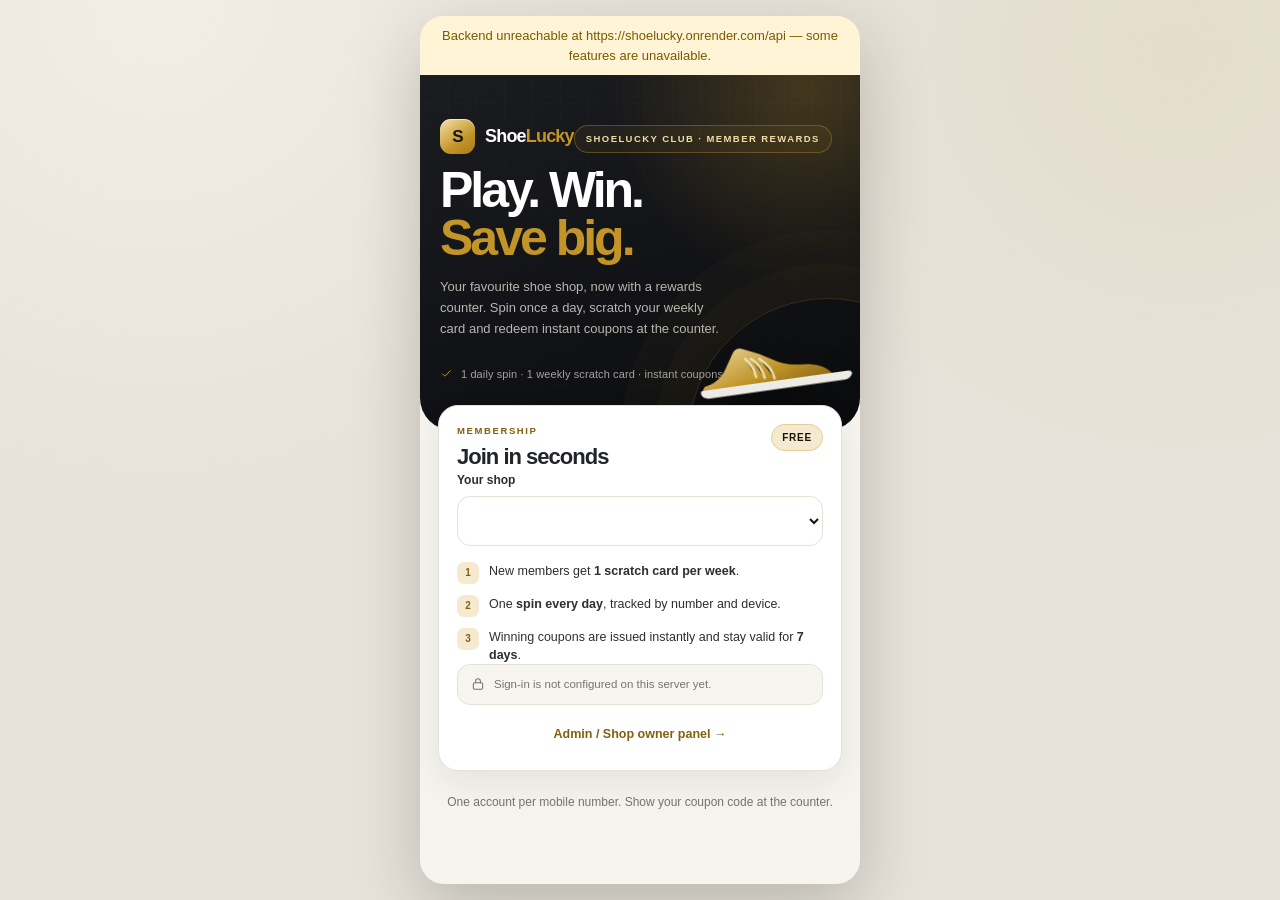
<file: index.html>
<!doctype html>
<html lang="en">
<head>
  <meta charset="utf-8" />
  <meta name="viewport" content="width=device-width, initial-scale=1, viewport-fit=cover" />
  <meta name="theme-color" content="#101114" />
  <meta name="color-scheme" content="light" />
  <meta name="description" content="ShoeLucky — daily spin, scratch cards and instant shoe shop rewards." />
  <title>ShoeLucky — Play. Win. Save.</title>
  <link rel="icon" href="data:image/svg+xml,%3Csvg xmlns='http://www.w3.org/2000/svg' viewBox='0 0 64 64'%3E%3Crect width='64' height='64' rx='16' fill='%23101114'/%3E%3Cpath d='M11 43c7-1 11-5 14-12l5-10 8 7 9 4c5 2 8 4 9 8 1 4-2 6-6 6H14c-5 0-6-2-3-3z' fill='none' stroke='%23c99b2b' stroke-width='3' stroke-linejoin='round'/%3E%3C/svg%3E" />
  <!-- Bootstrap (local copy) first, then our theme on top -->
  <link rel="stylesheet" href="/assets/vendor/bootstrap.min.css" />
  <link rel="stylesheet" href="/assets/styles/app.css" />
</head>
<body>
  <div id="app" class="app container-fluid p-0"></div>
  <div id="toast" class="toast" aria-live="assertive"></div>
  <div id="sheet" class="sheet" aria-hidden="true"></div>
  <script src="/assets/vendor/bootstrap.bundle.min.js"></script>
  <script src="/assets/js/app.js"></script>
</body>
</html>
</file>
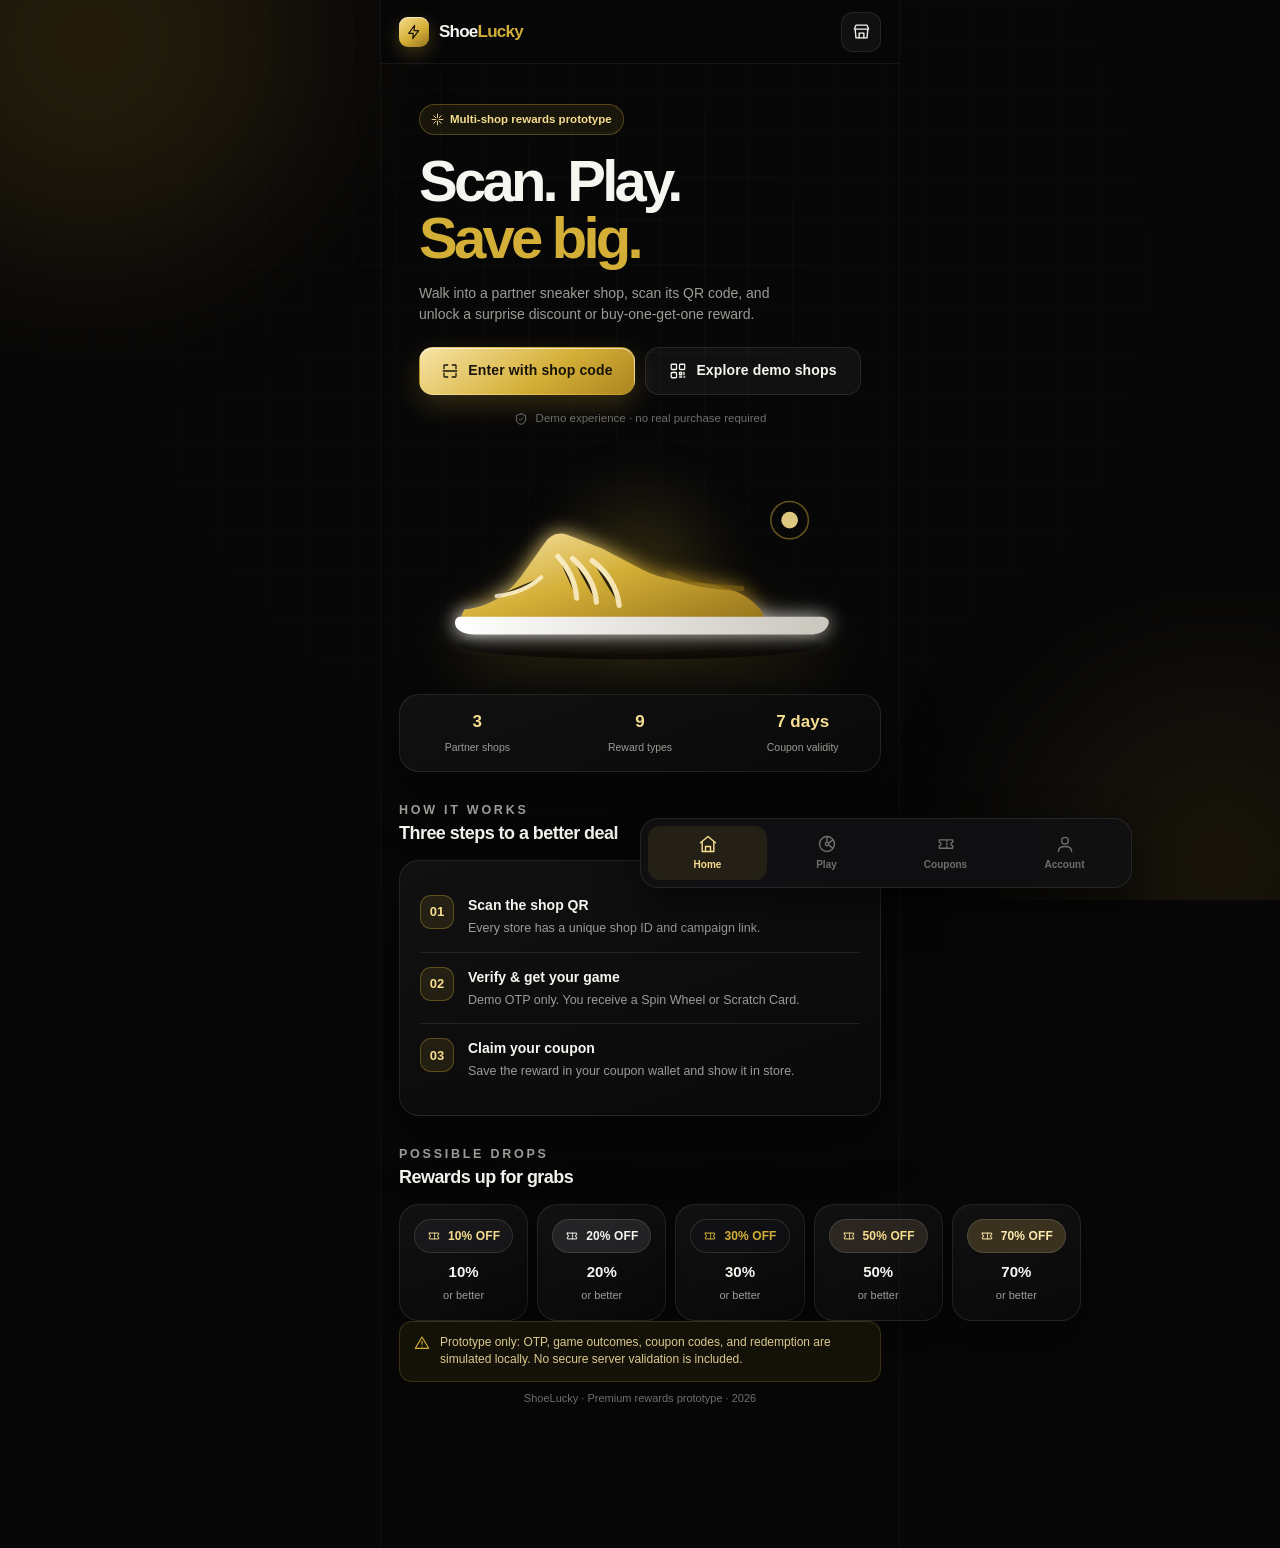
<file: legacy-v1/index.html>
<!doctype html>
<html lang="en">
  <head>
    <meta charset="utf-8" />
    <meta name="viewport" content="width=device-width, initial-scale=1, viewport-fit=cover" />
    <meta name="theme-color" content="#070708" />
    <meta name="description" content="ShoeLucky — scan a shop QR, play a demo game, and unlock a sneaker reward." />
    <title>ShoeLucky — Scan. Play. Save.</title>
    <link rel="icon" href="data:image/svg+xml,%3Csvg xmlns='http://www.w3.org/2000/svg' viewBox='0 0 64 64'%3E%3Crect width='64' height='64' rx='16' fill='%23070708'/%3E%3Cpath d='M12 42c6-1 9-4 12-10l5-9 7 6 8 4c4 2 7 3 9 7 1 3-1 6-5 6H15c-4 0-5-3-3-4z' fill='none' stroke='%23d4af37' stroke-width='3' stroke-linejoin='round'/%3E%3Ccircle cx='43' cy='23' r='4' fill='%23f6dd8f'/%3E%3C/svg%3E" />
    <link rel="stylesheet" href="css/styles.css" />
  </head>
  <body>
    <div class="ambient" aria-hidden="true">
      <span class="ambient__orb ambient__orb--one"></span>
      <span class="ambient__orb ambient__orb--two"></span>
      <span class="ambient__grid"></span>
    </div>

    <main id="app" class="app" aria-live="polite"></main>

    <div id="toast-root" class="toast-root" aria-live="assertive" aria-atomic="true"></div>
    <div id="modal-root" class="modal-root" aria-hidden="true"></div>

    <script src="js/data.js"></script>
    <script src="js/core.js"></script>
    <script src="js/ui.js"></script>
    <script src="js/customer.js"></script>
    <script src="js/admin.js"></script>
    <script src="js/app.js"></script>
  </body>
</html>
</file>
<file: legacy-v1/css/styles.css>
/* ShoeLucky prototype — premium black / white / gold system. */
:root {
  --bg: #070708;
  --bg-2: #0c0c0e;
  --panel: #131316;
  --panel-2: #18181c;
  --panel-3: #202024;
  --gold: #d4af37;
  --gold-light: #f6dd8f;
  --gold-deep: #94731e;
  --text: #f7f5ef;
  --muted: #9d9b95;
  --muted-2: #6f6e6a;
  --line: rgba(255, 255, 255, 0.09);
  --line-gold: rgba(212, 175, 55, 0.32);
  --success: #63d69a;
  --danger: #ff7777;
  --warning: #f5c76a;
  --info: #8fb7ff;
  --radius: 20px;
  --radius-sm: 13px;
  --shadow: 0 22px 60px rgba(0, 0, 0, 0.45);
  --shadow-gold: 0 18px 46px rgba(212, 175, 55, 0.16);
  --ease: cubic-bezier(0.22, 1, 0.36, 1);
  --customer-w: 520px;
}

* { box-sizing: border-box; }
html, body { margin: 0; min-height: 100%; }
html { -webkit-text-size-adjust: 100%; }
body {
  background: var(--bg);
  color: var(--text);
  font-family: "Inter", "SF Pro Display", -apple-system, BlinkMacSystemFont, "Segoe UI", Roboto, Helvetica, Arial, sans-serif;
  font-size: 15px;
  line-height: 1.5;
  -webkit-font-smoothing: antialiased;
  overflow-x: hidden;
}
button, input, select, textarea { font: inherit; }
button { cursor: pointer; }
a { color: inherit; text-decoration: none; }
svg { display: block; }
::selection { background: var(--gold); color: #111; }

.ambient { position: fixed; inset: 0; z-index: -1; overflow: hidden; pointer-events: none; }
.ambient__orb { position: absolute; border-radius: 50%; filter: blur(90px); opacity: 0.22; }
.ambient__orb--one { width: 420px; height: 420px; top: -170px; left: -120px; background: #8a6b1d; }
.ambient__orb--two { width: 360px; height: 360px; bottom: -140px; right: -120px; background: #5c4a1a; }
.ambient__grid {
  position: absolute; inset: 0;
  background-image: linear-gradient(rgba(255,255,255,.025) 1px, transparent 1px), linear-gradient(90deg, rgba(255,255,255,.025) 1px, transparent 1px);
  background-size: 44px 44px;
  mask-image: radial-gradient(circle at 50% 30%, #000 0%, transparent 75%);
}

.app { position: relative; min-height: 100vh; }
.app--customer { max-width: var(--customer-w); margin: 0 auto; border-inline: 1px solid rgba(255,255,255,.045); }
.app--admin { max-width: 1440px; margin: 0 auto; }

/* ---------- Shared primitives ---------- */
.icon { flex: 0 0 auto; }
.eyebrow { margin: 0 0 6px; color: var(--gold); font-size: 10px; font-weight: 800; letter-spacing: .22em; text-transform: uppercase; }
.muted { color: var(--muted); }
.center { text-align: center; }
.gold { color: var(--gold-light); }
.mono { font-family: ui-monospace, SFMono-Regular, Menlo, Consolas, monospace; letter-spacing: .04em; }
.hidden { display: none !important; }

.logo { display: inline-flex; align-items: center; gap: 10px; }
.logo__mark {
  width: 34px; height: 34px; display: grid; place-items: center; color: #15120a;
  border-radius: 11px; background: linear-gradient(145deg, var(--gold-light), var(--gold) 55%, var(--gold-deep));
  box-shadow: 0 6px 18px rgba(212,175,55,.28), inset 0 1px 0 rgba(255,255,255,.6);
}
.logo__type { font-size: 19px; font-weight: 850; letter-spacing: -.045em; }
.logo__type span { color: var(--gold); }
.logo--compact .logo__mark { width: 30px; height: 30px; border-radius: 9px; }
.logo--compact .logo__type { font-size: 17px; }

.btn {
  display: inline-flex; align-items: center; justify-content: center; gap: 9px;
  min-height: 48px; padding: 0 20px; border: 1px solid transparent; border-radius: 14px;
  font-weight: 750; font-size: 14px; letter-spacing: .01em;
  transition: transform .2s var(--ease), box-shadow .2s var(--ease), background .2s, border-color .2s, opacity .2s;
}
.btn:active { transform: scale(.97); }
.btn:disabled { opacity: .5; cursor: not-allowed; transform: none; }
.btn-gold { color: #17130a; background: linear-gradient(145deg, #f8e4a6, var(--gold) 58%, #ac851f); box-shadow: 0 10px 28px rgba(212,175,55,.22), inset 0 1px 0 rgba(255,255,255,.65); }
.btn-gold:hover:not(:disabled) { box-shadow: 0 14px 34px rgba(212,175,55,.34), inset 0 1px 0 rgba(255,255,255,.7); transform: translateY(-2px); }
.btn-ghost { color: var(--text); background: rgba(255,255,255,.045); border-color: var(--line); }
.btn-ghost:hover { background: rgba(255,255,255,.08); border-color: rgba(255,255,255,.16); }
.btn-outline-gold { color: var(--gold-light); background: transparent; border-color: var(--line-gold); }
.btn-outline-gold:hover { background: rgba(212,175,55,.09); }
.btn-danger { color: #2a0d0d; background: linear-gradient(145deg, #ffb0b0, #ff7777); }
.btn-sm { min-height: 38px; padding: 0 13px; font-size: 12.5px; border-radius: 11px; }
.btn-block { width: 100%; }
.icon-btn { width: 40px; height: 40px; display: grid; place-items: center; border-radius: 12px; color: var(--text); background: rgba(255,255,255,.045); border: 1px solid var(--line); transition: background .2s, transform .2s; }
.icon-btn:hover { background: rgba(255,255,255,.09); }
.icon-btn:active { transform: scale(.94); }
.text-btn { display: inline-flex; align-items: center; gap: 8px; padding: 8px 0; color: var(--muted); background: none; border: 0; font-size: 13px; font-weight: 650; }
.text-btn:hover { color: var(--gold-light); }

.card { background: linear-gradient(160deg, rgba(255,255,255,.045), rgba(255,255,255,.012)); border: 1px solid var(--line); border-radius: var(--radius); box-shadow: var(--shadow); }
.card--gold { border-color: var(--line-gold); background: linear-gradient(155deg, rgba(212,175,55,.12), rgba(255,255,255,.015) 55%); }
.pad { padding: 20px; }
.screen { padding: 18px 18px 108px; min-height: 100vh; }
.screen--tight { padding-bottom: 40px; }

.field { margin-bottom: 16px; }
.field__label { display: block; margin-bottom: 8px; color: var(--muted); font-size: 12px; font-weight: 700; letter-spacing: .02em; }
.input, .select {
  width: 100%; min-height: 50px; padding: 0 15px; color: var(--text); background: rgba(255,255,255,.045);
  border: 1px solid var(--line); border-radius: 13px; outline: none; transition: border .2s, box-shadow .2s, background .2s;
}
.input:focus, .select:focus { border-color: var(--line-gold); box-shadow: 0 0 0 3px rgba(212,175,55,.09); background: rgba(255,255,255,.065); }
.input::placeholder { color: var(--muted-2); }
.select { appearance: none; background-image: url("data:image/svg+xml,%3Csvg xmlns='http://www.w3.org/2000/svg' width='16' height='16' viewBox='0 0 24 24' fill='none' stroke='%239d9b95' stroke-width='2'%3E%3Cpath d='m6 9 6 6 6-6'/%3E%3C/svg%3E"); background-repeat: no-repeat; background-position: right 14px center; padding-right: 40px; }
.select option { background: #17171a; }
.input-row { display: flex; gap: 10px; }
.input-prefix { min-width: 78px; display: grid; place-items: center; color: var(--gold-light); background: rgba(212,175,55,.08); border: 1px solid var(--line-gold); border-radius: 13px; font-weight: 750; }

.chip { display: inline-flex; align-items: center; gap: 6px; padding: 6px 11px; border-radius: 999px; border: 1px solid var(--line); background: rgba(255,255,255,.04); color: var(--muted); font-size: 11.5px; font-weight: 700; }
.chip--gold { color: var(--gold-light); border-color: var(--line-gold); background: rgba(212,175,55,.09); }
.chip-row { display: flex; flex-wrap: wrap; gap: 8px; }

.demo-notice { display: flex; align-items: flex-start; gap: 10px; padding: 12px 14px; border-radius: 13px; color: #d9c98f; background: rgba(212,175,55,.075); border: 1px solid rgba(212,175,55,.2); font-size: 12px; line-height: 1.45; }
.demo-notice svg { margin-top: 1px; color: var(--gold); }
.demo-notice--strong { color: #f0d9a0; background: rgba(212,175,55,.12); }

.reward-pill { display: inline-flex; align-items: center; gap: 7px; padding: 7px 12px; border-radius: 999px; background: var(--pill-bg, #18181b); color: var(--pill-fg, var(--gold-light)); border: 1px solid rgba(255,255,255,.12); font-size: 12px; font-weight: 800; letter-spacing: .01em; white-space: nowrap; }
.reward-pill--large { padding: 10px 16px; font-size: 14px; }
.status-pill { display: inline-flex; align-items: center; padding: 4px 10px; border-radius: 999px; font-size: 10.5px; font-weight: 800; text-transform: uppercase; letter-spacing: .07em; border: 1px solid var(--line); color: var(--muted); background: rgba(255,255,255,.04); }
.status-pill--active, .status-pill--redeemed, .status-pill--super_admin { color: var(--success); border-color: rgba(99,214,154,.28); background: rgba(99,214,154,.09); }
.status-pill--expired, .status-pill--paused { color: var(--warning); border-color: rgba(245,199,106,.25); background: rgba(245,199,106,.08); }
.status-pill--draft { color: var(--info); border-color: rgba(143,183,255,.25); background: rgba(143,183,255,.08); }
.status-pill--shop_owner { color: var(--gold-light); border-color: var(--line-gold); background: rgba(212,175,55,.08); }

.avatar { width: 36px; height: 36px; flex: 0 0 auto; display: grid; place-items: center; border-radius: 12px; background: linear-gradient(145deg, #f6dd8f, #94731e); color: #17130a; font-weight: 850; }
.divider { height: 1px; background: var(--line); margin: 18px 0; }
.section-head { display: flex; align-items: center; justify-content: space-between; gap: 12px; margin: 26px 0 13px; }
.section-head:first-child { margin-top: 8px; }
.section-head h2, .section-head h3 { margin: 0; font-size: 18px; letter-spacing: -.03em; }
.section-head p { margin: 3px 0 0; color: var(--muted); font-size: 12.5px; }
.section-head .text-btn { white-space: nowrap; }

.progress-row { margin: 12px 0; }
.progress-row__label { display: flex; justify-content: space-between; margin-bottom: 7px; font-size: 12.5px; color: var(--muted); }
.progress-row__label b { color: var(--text); }
.progress-track { height: 7px; border-radius: 99px; background: rgba(255,255,255,.07); overflow: hidden; }
.progress-track span { display: block; height: 100%; border-radius: inherit; }

.empty-state { padding: 42px 20px; text-align: center; color: var(--muted); }
.empty-state > svg { margin: 0 auto 14px; color: var(--gold); opacity: .75; }
.empty-state h3 { margin: 0 0 6px; color: var(--text); font-size: 17px; }
.empty-state p { margin: 0 0 18px; font-size: 13px; }

/* ---------- Customer chrome ---------- */
.topbar { position: sticky; top: 0; z-index: 30; display: flex; align-items: center; gap: 12px; min-height: 64px; padding: 10px 18px; background: rgba(7,7,8,.78); backdrop-filter: blur(18px); border-bottom: 1px solid rgba(255,255,255,.06); }
.topbar__center { flex: 1; text-align: center; min-width: 0; }
.topbar__center strong { font-size: 14px; }
.topbar__title { flex: 1; min-width: 0; }
.topbar__title h1 { margin: 0; font-size: 17px; letter-spacing: -.03em; }
.topbar__title .eyebrow { margin-bottom: 2px; font-size: 9px; }
.topbar__actions { display: flex; align-items: center; gap: 8px; }

.bottom-nav { position: fixed; left: 50%; bottom: 12px; transform: translateX(-50%); z-index: 40; width: min(calc(var(--customer-w) - 28px), calc(100% - 24px)); display: grid; grid-template-columns: repeat(4, 1fr); padding: 7px; border-radius: 18px; background: rgba(17,17,19,.92); backdrop-filter: blur(20px); border: 1px solid var(--line); box-shadow: 0 16px 40px rgba(0,0,0,.55); }
.bottom-nav__item { display: grid; justify-items: center; gap: 3px; padding: 8px 2px; border-radius: 12px; color: var(--muted-2); font-size: 10px; font-weight: 700; transition: color .2s, background .2s; }
.bottom-nav__item.is-active { color: var(--gold-light); background: rgba(212,175,55,.11); }

/* ---------- Landing ---------- */
.hero { position: relative; padding: 26px 20px 18px; overflow: hidden; }
.hero__badge { display: inline-flex; align-items: center; gap: 8px; margin-bottom: 18px; }
.hero h1 { margin: 0; font-size: clamp(38px, 12vw, 58px); line-height: .98; letter-spacing: -.065em; font-weight: 900; }
.hero h1 span { display: block; color: var(--gold); }
.hero__copy { max-width: 360px; margin: 16px 0 22px; color: var(--muted); font-size: 14px; }
.hero__cta { display: grid; gap: 10px; }
.hero__mini { display: flex; align-items: center; justify-content: center; gap: 8px; margin-top: 15px; color: var(--muted-2); font-size: 11.5px; }
.hero__art { position: relative; margin: 10px -18px 0; animation: float 6s ease-in-out infinite; }
.shoe-art { width: 100%; height: auto; filter: drop-shadow(0 24px 30px rgba(212,175,55,.16)); }
.hero__orb { position: absolute; top: 20px; left: 50%; width: 220px; height: 220px; transform: translateX(-50%); border-radius: 50%; background: radial-gradient(circle, rgba(212,175,55,.2), transparent 68%); filter: blur(22px); }

.trust-row { display: grid; grid-template-columns: repeat(3, 1fr); gap: 8px; }
.trust-cell { padding: 14px 8px; text-align: center; }
.trust-cell strong { display: block; font-size: 17px; color: var(--gold-light); }
.trust-cell span { color: var(--muted); font-size: 10.5px; }
.how-step { display: flex; gap: 14px; align-items: flex-start; padding: 14px 0; border-bottom: 1px solid var(--line); }
.how-step:last-child { border-bottom: 0; }
.how-step__num { width: 34px; height: 34px; flex: 0 0 auto; display: grid; place-items: center; border-radius: 11px; color: var(--gold-light); background: rgba(212,175,55,.1); border: 1px solid var(--line-gold); font-weight: 850; font-size: 13px; }
.how-step h4 { margin: 0 0 3px; font-size: 14px; }
.how-step p { margin: 0; color: var(--muted); font-size: 12.5px; }
.reward-tile { padding: 14px; text-align: center; }
.reward-tile strong { display: block; margin-top: 8px; font-size: 15px; }
.reward-tile small { color: var(--muted); font-size: 11px; }
.reward-grid { display: grid; grid-template-columns: repeat(3, 1fr); gap: 9px; }
.landing-foot { padding: 8px 18px 34px; text-align: center; color: var(--muted-2); font-size: 11px; }
.shop-option { display: flex; align-items: center; gap: 12px; width: 100%; padding: 13px; margin-bottom: 9px; text-align: left; }
.shop-option__dot { width: 36px; height: 36px; flex: 0 0 auto; display: grid; place-items: center; border-radius: 11px; color: #17130a; font-weight: 850; }
.shop-option strong { display: block; font-size: 13.5px; }
.shop-option small { color: var(--muted); font-size: 11px; }
.shop-option__go { margin-left: auto; color: var(--gold); }

/* ---------- Login / OTP ---------- */
.auth-art { display: grid; place-items: center; padding: 16px 0 4px; }
.auth-art__circle { width: 116px; height: 116px; display: grid; place-items: center; border-radius: 50%; color: var(--gold-light); background: radial-gradient(circle at 35% 25%, rgba(212,175,55,.24), rgba(255,255,255,.03) 65%); border: 1px solid var(--line-gold); box-shadow: inset 0 0 30px rgba(212,175,55,.1), 0 0 50px rgba(212,175,55,.1); }
.auth-title { margin: 18px 0 6px; font-size: 26px; letter-spacing: -.045em; }
.auth-sub { margin: 0 0 24px; color: var(--muted); font-size: 13.5px; }
.shop-context { display: flex; align-items: center; gap: 11px; padding: 13px 15px; margin-bottom: 20px; }
.shop-context__icon { width: 38px; height: 38px; display: grid; place-items: center; border-radius: 12px; color: var(--gold-light); background: rgba(212,175,55,.1); }
.shop-context strong { display: block; font-size: 13.5px; }
.shop-context small { color: var(--muted); font-size: 11px; }
.otp-row { display: grid; grid-template-columns: repeat(6, 1fr); gap: 8px; }
.otp-input { width: 100%; height: 56px; text-align: center; font-size: 21px; font-weight: 800; border-radius: 12px; }
.otp-hint { margin-top: 14px; padding: 12px 14px; border-radius: 12px; background: rgba(212,175,55,.08); border: 1px dashed var(--line-gold); color: var(--gold-light); font-size: 12.5px; }
.otp-hint strong { font-family: ui-monospace, monospace; font-size: 15px; letter-spacing: .12em; }
.timer-line { display: flex; justify-content: space-between; margin-top: 14px; color: var(--muted); font-size: 12px; }

/* ---------- Game assignment ---------- */
.assignment-card { position: relative; padding: 28px 20px; overflow: hidden; text-align: center; }
.assignment-card::after { content: ""; position: absolute; width: 220px; height: 220px; right: -100px; top: -110px; border-radius: 50%; background: radial-gradient(circle, rgba(212,175,55,.22), transparent 70%); }
.assignment-icon { position: relative; width: 92px; height: 92px; margin: 0 auto 18px; display: grid; place-items: center; border-radius: 26px; color: #17130a; background: linear-gradient(145deg, #f8e4a6, var(--gold) 60%, #94731e); box-shadow: var(--shadow-gold); animation: popIn .65s var(--ease) both; }
.assignment-card h2 { margin: 0 0 8px; font-size: 25px; letter-spacing: -.045em; }
.assignment-card p { margin: 0 auto 20px; max-width: 310px; color: var(--muted); font-size: 13.5px; }
.assignment-meta { display: flex; justify-content: center; gap: 8px; flex-wrap: wrap; margin-bottom: 20px; }
.assign-alt { margin-top: 14px; color: var(--muted-2); font-size: 12px; text-align: center; }

/* ---------- Spin wheel ---------- */
.wheel-wrap { position: relative; width: min(100%, 360px); margin: 8px auto 22px; aspect-ratio: 1; }
.wheel-glow { position: absolute; inset: -8%; border-radius: 50%; background: radial-gradient(circle, rgba(212,175,55,.17), transparent 68%); filter: blur(14px); }
.wheel-pointer { position: absolute; left: 50%; top: -10px; z-index: 5; width: 0; height: 0; transform: translateX(-50%); border-left: 13px solid transparent; border-right: 13px solid transparent; border-top: 25px solid var(--gold-light); filter: drop-shadow(0 4px 6px rgba(0,0,0,.6)); }
.wheel-frame { position: absolute; inset: 0; border-radius: 50%; padding: 9px; background: linear-gradient(145deg, #f6dd8f, #8f6d18 45%, #f6dd8f); box-shadow: 0 20px 55px rgba(0,0,0,.6), 0 0 0 1px rgba(255,255,255,.1) inset; }
.wheel-inner { position: relative; width: 100%; height: 100%; border-radius: 50%; overflow: hidden; background: #111; transform: rotate(0deg); transition: transform 4.6s cubic-bezier(.12,.72,.12,1); }
.wheel-canvas { width: 100%; height: 100%; display: block; }
.wheel-hub { position: absolute; left: 50%; top: 50%; z-index: 4; width: 58px; height: 58px; transform: translate(-50%,-50%); display: grid; place-items: center; border-radius: 50%; color: #17130a; background: linear-gradient(145deg, #fff0c2, #c99f2c); border: 4px solid #0b0b0c; box-shadow: 0 8px 22px rgba(0,0,0,.55); }
.wheel-hub span { font-size: 19px; font-weight: 900; letter-spacing: -.05em; }
.wheel-caption { text-align: center; color: var(--muted); font-size: 12px; margin: -8px 0 18px; }

/* ---------- Scratch card ---------- */
.scratch-card { position: relative; width: min(100%, 380px); margin: 6px auto 20px; aspect-ratio: 1.42; border-radius: 22px; overflow: hidden; border: 1px solid var(--line-gold); box-shadow: var(--shadow-gold); background: linear-gradient(150deg, #22201a, #101013 60%); }
.scratch-prize { position: absolute; inset: 0; display: grid; place-content: center; text-align: center; padding: 20px; }
.scratch-prize small { color: var(--gold); font-size: 10px; font-weight: 800; letter-spacing: .25em; text-transform: uppercase; }
.scratch-prize strong { display: block; margin: 10px 0 4px; font-size: clamp(30px, 10vw, 46px); letter-spacing: -.055em; color: var(--gold-light); }
.scratch-prize span { color: var(--muted); font-size: 12px; }
.scratch-canvas { position: absolute; inset: 0; width: 100%; height: 100%; touch-action: none; cursor: crosshair; transition: opacity .45s; }
.scratch-card.is-revealed .scratch-canvas { opacity: 0; pointer-events: none; }
.scratch-hint { position: absolute; inset: 0; z-index: 2; display: grid; place-content: center; gap: 8px; text-align: center; pointer-events: none; color: #17130a; }
.scratch-hint strong { font-size: 15px; font-weight: 850; }
.scratch-hint span { font-size: 11.5px; opacity: .7; }
.scratch-card.is-revealed .scratch-hint { opacity: 0; }
.scratch-progress { height: 5px; border-radius: 99px; background: rgba(255,255,255,.08); overflow: hidden; margin-bottom: 16px; }
.scratch-progress span { display: block; height: 100%; width: 0; background: linear-gradient(90deg, #94731e, #f6dd8f); transition: width .2s; }

/* ---------- Win / coupon ---------- */
.win-hero { position: relative; padding: 24px 20px; overflow: hidden; text-align: center; }
.confetti-layer { position: absolute; inset: 0; overflow: hidden; pointer-events: none; }
.confetti-piece { position: absolute; top: -20px; width: 7px; height: 12px; border-radius: 2px; opacity: .9; animation: confettiFall 2.4s linear forwards; }
.win-badge { position: relative; width: 74px; height: 74px; margin: 0 auto 14px; display: grid; place-items: center; border-radius: 50%; color: #17130a; background: linear-gradient(145deg, #f8e4a6, var(--gold)); box-shadow: var(--shadow-gold); animation: popIn .6s var(--ease) both; }
.win-hero h1 { position: relative; margin: 0; font-size: 27px; letter-spacing: -.05em; }
.win-hero p { position: relative; margin: 7px auto 0; color: var(--muted); font-size: 13px; }
.win-reward { position: relative; margin: 20px 0 16px; padding: 22px 16px; }
.win-reward__label { color: var(--gold); font-size: 10px; font-weight: 800; letter-spacing: .25em; text-transform: uppercase; }
.win-reward__value { display: block; margin: 8px 0; font-size: clamp(34px, 12vw, 54px); line-height: 1; letter-spacing: -.06em; font-weight: 900; }
.coupon-ticket { position: relative; display: grid; grid-template-columns: 1fr auto; gap: 14px; align-items: center; padding: 16px; margin-top: 14px; }
.coupon-ticket::before, .coupon-ticket::after { content: ""; position: absolute; left: -7px; width: 14px; height: 14px; border-radius: 50%; background: var(--bg); border: 1px solid var(--line); }
.coupon-ticket::before { top: -8px; }
.coupon-ticket::after { bottom: -8px; }
.coupon-code { display: flex; align-items: center; gap: 10px; }
.coupon-code strong { display: block; font-family: ui-monospace, monospace; font-size: 16px; letter-spacing: .08em; }
.coupon-code small { color: var(--muted); font-size: 11px; }
.coupon-qr { padding: 7px; border-radius: 10px; background: #fff; line-height: 0; }
.coupon-meta { display: grid; grid-template-columns: 1fr 1fr; gap: 10px; margin-top: 14px; }
.meta-cell { padding: 12px; }
.meta-cell small { display: block; color: var(--muted); font-size: 10.5px; text-transform: uppercase; letter-spacing: .1em; }
.meta-cell strong { display: block; margin-top: 4px; font-size: 13px; }

.history-filters { display: flex; gap: 7px; margin-bottom: 16px; overflow-x: auto; padding-bottom: 3px; }
.filter-chip { padding: 8px 14px; border-radius: 999px; white-space: nowrap; color: var(--muted); background: rgba(255,255,255,.04); border: 1px solid var(--line); font-size: 12px; font-weight: 700; }
.filter-chip.is-active { color: #17130a; background: linear-gradient(145deg, #f6dd8f, var(--gold)); border-color: transparent; }
.history-item { display: grid; grid-template-columns: auto 1fr auto; gap: 13px; align-items: center; width: 100%; padding: 14px; margin-bottom: 10px; text-align: left; }
.history-item__icon { width: 42px; height: 42px; display: grid; place-items: center; border-radius: 13px; color: var(--gold-light); background: rgba(212,175,55,.09); border: 1px solid var(--line-gold); }
.history-item strong { display: block; font-size: 13.5px; }
.history-item small { display: block; color: var(--muted); font-size: 11px; margin-top: 2px; }

/* ---------- Admin ---------- */
.admin-shell { display: grid; grid-template-columns: 1fr; min-height: 100vh; }
.drawer-overlay { display: none; position: fixed; inset: 0; z-index: 59; background: rgba(0,0,0,.6); backdrop-filter: blur(3px); }
.admin-sidebar { position: fixed; z-index: 60; left: 0; top: 0; bottom: 0; width: 248px; padding: 22px 16px; display: flex; flex-direction: column; background: #0b0b0d; border-right: 1px solid var(--line); transform: translateX(-102%); transition: transform .3s var(--ease); }
.admin-shell.is-drawer-open .admin-sidebar { transform: translateX(0); }
.admin-shell.is-drawer-open .drawer-overlay { display: block; }
.admin-sidebar__brand { display: grid; gap: 4px; padding: 4px 8px 22px; border-bottom: 1px solid var(--line); }
.admin-sidebar__tag { color: var(--muted-2); font-size: 10px; letter-spacing: .16em; text-transform: uppercase; font-weight: 700; padding-left: 40px; }
.admin-nav { display: grid; gap: 4px; padding: 18px 0; }
.admin-nav__link { display: flex; align-items: center; gap: 12px; padding: 11px 13px; border-radius: 12px; color: var(--muted); font-size: 13px; font-weight: 650; transition: background .2s, color .2s; }
.admin-nav__link:hover { color: var(--text); background: rgba(255,255,255,.045); }
.admin-nav__link.is-active { color: var(--gold-light); background: rgba(212,175,55,.1); box-shadow: inset 2px 0 0 var(--gold); }
.admin-sidebar__foot { margin-top: auto; padding-top: 16px; border-top: 1px solid var(--line); }
.admin-user { display: flex; align-items: center; gap: 10px; padding: 4px 4px 12px; }
.admin-user strong { display: block; font-size: 12.5px; }
.admin-user small { color: var(--muted); font-size: 10.5px; }
.admin-main { min-width: 0; }
.topbar--admin { min-height: 72px; padding-inline: 18px; }
.admin-menu { display: grid; }
.admin-content { padding: 20px 16px 50px; max-width: 1100px; margin: 0 auto; }
.admin-subtitle { margin: 0 0 18px; color: var(--muted); font-size: 13px; }

.stat-grid { display: grid; grid-template-columns: repeat(2, 1fr); gap: 10px; }
.stat-card { padding: 16px; }
.stat-card__top { display: flex; align-items: center; justify-content: space-between; color: var(--muted); font-size: 11.5px; font-weight: 650; }
.stat-card__top svg { color: var(--gold); }
.stat-card strong { display: block; margin: 10px 0 3px; font-size: 25px; letter-spacing: -.045em; }
.stat-card small { color: var(--muted-2); font-size: 10.5px; }
.admin-card { padding: 18px; margin-bottom: 14px; }
.admin-card__head { display: flex; align-items: flex-start; justify-content: space-between; gap: 12px; margin-bottom: 16px; }
.admin-card__head h2, .admin-card__head h3 { margin: 0; font-size: 15.5px; letter-spacing: -.025em; }
.admin-card__head p { margin: 4px 0 0; color: var(--muted); font-size: 11.5px; }
.admin-grid { display: grid; gap: 14px; }

.table-wrap { overflow-x: auto; margin: 0 -4px; }
.table { width: 100%; border-collapse: collapse; min-width: 620px; font-size: 12.5px; }
.table th { padding: 10px 12px; text-align: left; color: var(--muted); font-size: 10px; letter-spacing: .12em; text-transform: uppercase; border-bottom: 1px solid var(--line); white-space: nowrap; }
.table td { padding: 13px 12px; border-bottom: 1px solid rgba(255,255,255,.05); vertical-align: middle; }
.table tr:last-child td { border-bottom: 0; }
.table tr:hover td { background: rgba(255,255,255,.02); }
.table strong { font-size: 12.5px; }
.table . mono { font-size: 11.5px; }
.row-actions { display: flex; gap: 6px; }
.mini-btn { width: 30px; height: 30px; display: grid; place-items: center; border-radius: 9px; color: var(--muted); background: rgba(255,255,255,.045); border: 1px solid var(--line); }
.mini-btn:hover { color: var(--gold-light); background: rgba(212,175,55,.1); }
.search-row { display: flex; gap: 8px; flex-wrap: wrap; margin-bottom: 14px; }
.search-box { position: relative; flex: 1 1 220px; }
.search-box svg { position: absolute; left: 13px; top: 50%; transform: translateY(-50%); color: var(--muted); }
.search-box .input { padding-left: 40px; }
.search-row .select { flex: 0 1 160px; min-height: 48px; }

.campaign-card { padding: 16px; margin-bottom: 11px; }
.campaign-card__top { display: flex; justify-content: space-between; align-items: flex-start; gap: 10px; }
.campaign-card h3 { margin: 0 0 4px; font-size: 14.5px; }
.campaign-card p { margin: 0; color: var(--muted); font-size: 11.5px; }
.campaign-card__url { display: flex; align-items: center; gap: 8px; padding: 9px 11px; margin: 13px 0 12px; border-radius: 10px; background: rgba(255,255,255,.035); border: 1px solid var(--line); color: var(--muted); font-family: ui-monospace, monospace; font-size: 10.5px; overflow: hidden; }
.campaign-card__url span { overflow: hidden; text-overflow: ellipsis; white-space: nowrap; }
.campaign-card__url button { margin-left: auto; color: var(--gold); background: none; border: 0; }
.campaign-card__foot { display: flex; justify-content: space-between; align-items: center; gap: 8px; }

.reward-row { display: grid; grid-template-columns: 1fr auto auto; gap: 12px; align-items: center; padding: 14px 0; border-bottom: 1px solid var(--line); }
.reward-row:last-child { border-bottom: 0; }
.reward-row__weight { width: 72px; }
.reward-row__weight .input { min-height: 40px; text-align: center; padding: 0 6px; }
.toggle { position: relative; width: 44px; height: 25px; border-radius: 99px; background: var(--panel-3); border: 1px solid var(--line); transition: background .2s; }
.toggle::after { content: ""; position: absolute; top: 3px; left: 3px; width: 17px; height: 17px; border-radius: 50%; background: var(--muted); transition: transform .25s var(--ease), background .2s; }
.toggle.is-on { background: rgba(212,175,55,.28); border-color: var(--line-gold); }
.toggle.is-on::after { transform: translateX(19px); background: var(--gold-light); }

.chart-bars { display: grid; grid-template-columns: repeat(7, 1fr); gap: 8px; align-items: end; height: 160px; padding-top: 10px; }
.chart-bar { display: grid; gap: 7px; justify-items: center; height: 100%; align-content: end; }
.chart-bar__fill { width: min(100%, 30px); border-radius: 7px 7px 3px 3px; background: linear-gradient(180deg, var(--gold-light), var(--gold-deep)); transition: height .6s var(--ease); }
.chart-bar__fill--alt { background: linear-gradient(180deg, rgba(255,255,255,.45), rgba(255,255,255,.1)); }
.chart-bar small { color: var(--muted-2); font-size: 9.5px; }
.funnel-row { display: grid; grid-template-columns: 90px 1fr 42px; gap: 10px; align-items: center; margin: 11px 0; font-size: 12px; }
.funnel-row span { color: var(--muted); }
.funnel-row strong { text-align: right; }
.funnel-track { height: 12px; border-radius: 99px; background: rgba(255,255,255,.06); overflow: hidden; }
.funnel-track i { display: block; height: 100%; border-radius: inherit; background: linear-gradient(90deg, #8f6d18, #f6dd8f); }

.scanner-view { position: relative; aspect-ratio: 1; max-width: 420px; margin: 0 auto 16px; display: grid; place-items: center; overflow: hidden; border-radius: 20px; background: radial-gradient(circle at 50% 45%, rgba(212,175,55,.08), transparent 60%), #0d0d0f; border: 1px solid var(--line); }
.scanner-grid { position: absolute; inset: 0; background-image: linear-gradient(rgba(255,255,255,.035) 1px, transparent 1px), linear-gradient(90deg, rgba(255,255,255,.035) 1px, transparent 1px); background-size: 28px 28px; }
.scan-frame { position: relative; width: 66%; aspect-ratio: 1; border: 1px solid rgba(212,175,55,.5); border-radius: 18px; }
.scan-frame::before, .scan-frame::after, .scan-frame i, .scan-frame b { content: ""; position: absolute; width: 26px; height: 26px; border-color: var(--gold-light); border-style: solid; }
.scan-frame::before { top: -2px; left: -2px; border-width: 3px 0 0 3px; border-radius: 8px 0 0 0; }
.scan-frame::after { top: -2px; right: -2px; border-width: 3px 3px 0 0; border-radius: 0 8px 0 0; }
.scan-frame i { bottom: -2px; left: -2px; border-width: 0 0 3px 3px; border-radius: 0 0 0 8px; }
.scan-frame b { bottom: -2px; right: -2px; border-width: 0 3px 3px 0; border-radius: 0 0 8px 0; }
.scan-line { position: absolute; left: 8%; right: 8%; top: 12%; height: 2px; background: linear-gradient(90deg, transparent, var(--gold-light), transparent); box-shadow: 0 0 18px var(--gold); animation: scanMove 2.6s ease-in-out infinite alternate; }
.scanner-center { position: relative; z-index: 2; text-align: center; color: var(--muted); }
.scanner-center svg { margin: 0 auto 8px; color: var(--gold); }
.scanner-center strong { display: block; color: var(--text); font-size: 13px; }
.scanner-center small { font-size: 11px; }
.scan-result { padding: 16px; margin-top: 14px; }
.scan-result__head { display: flex; align-items: center; gap: 12px; }
.scan-result__icon { width: 44px; height: 44px; display: grid; place-items: center; border-radius: 13px; }
.scan-result__icon--ok { color: var(--success); background: rgba(99,214,154,.1); }
.scan-result__icon--bad { color: var(--danger); background: rgba(255,119,119,.1); }
.scan-result strong { display: block; font-size: 14px; }
.scan-result p { margin: 4px 0 0; color: var(--muted); font-size: 12px; }

.qr-list-item { display: grid; grid-template-columns: auto 1fr auto; gap: 12px; align-items: center; padding: 13px 0; border-bottom: 1px solid var(--line); }
.qr-list-item:last-child { border-bottom: 0; }
.qr-list-item__qr { padding: 5px; background: #fff; border-radius: 8px; line-height: 0; }
.qr-list-item strong { display: block; font-size: 13px; }
.qr-list-item small { display: block; color: var(--muted); font-size: 10.5px; word-break: break-all; }

/* ---------- Toast & modal ---------- */
.toast-root { position: fixed; z-index: 100; left: 50%; bottom: 92px; transform: translateX(-50%); display: grid; gap: 8px; width: min(360px, calc(100% - 28px)); pointer-events: none; }
.toast { display: flex; align-items: center; gap: 10px; padding: 12px 15px; border-radius: 13px; background: #1c1c20; border: 1px solid var(--line); box-shadow: 0 16px 38px rgba(0,0,0,.5); font-size: 12.5px; font-weight: 650; opacity: 0; transform: translateY(14px); transition: opacity .25s, transform .25s var(--ease); }
.toast.is-in { opacity: 1; transform: translateY(0); }
.toast--success svg { color: var(--success); }
.toast--error svg { color: var(--danger); }
.toast--info svg { color: var(--gold); }
.modal-root { position: fixed; inset: 0; z-index: 90; display: none; place-items: center; padding: 18px; }
.modal-root.is-active { display: grid; }
.modal-backdrop { position: absolute; inset: 0; background: rgba(0,0,0,.72); backdrop-filter: blur(6px); }
.modal-card { position: relative; width: min(100%, 440px); max-height: calc(100vh - 36px); overflow-y: auto; border-radius: 22px; background: linear-gradient(160deg, #1a1a1e, #101012); border: 1px solid var(--line-gold); box-shadow: 0 30px 90px rgba(0,0,0,.7); animation: modalIn .35s var(--ease) both; }
.modal-card--wide { width: min(100%, 620px); }
.modal-card__head { display: flex; justify-content: space-between; align-items: flex-start; gap: 12px; padding: 20px 20px 14px; border-bottom: 1px solid var(--line); }
.modal-card__head h3 { margin: 0; font-size: 19px; letter-spacing: -.035em; }
.modal-card__body { padding: 18px 20px; }
.modal-card__actions { display: flex; justify-content: flex-end; gap: 9px; padding: 14px 20px 20px; border-top: 1px solid var(--line); flex-wrap: wrap; }

/* ---------- Animations ---------- */
@keyframes float { 0%,100% { transform: translateY(0); } 50% { transform: translateY(-10px); } }
@keyframes popIn { from { opacity: 0; transform: scale(.7) rotate(-12deg); } to { opacity: 1; transform: scale(1) rotate(0); } }
@keyframes confettiFall { 0% { transform: translateY(-20px) rotate(0); opacity: 1; } 100% { transform: translateY(520px) rotate(720deg); opacity: 0; } }
@keyframes scanMove { 0% { top: 12%; } 100% { top: 86%; } }
@keyframes modalIn { from { opacity: 0; transform: translateY(18px) scale(.97); } to { opacity: 1; transform: none; } }
@keyframes fadeUp { from { opacity: 0; transform: translateY(12px); } to { opacity: 1; transform: none; } }
.screen > * { animation: fadeUp .45s var(--ease) both; }
.screen > *:nth-child(2) { animation-delay: .05s; }
.screen > *:nth-child(3) { animation-delay: .1s; }
.screen > *:nth-child(4) { animation-delay: .15s; }
.screen > *:nth-child(5) { animation-delay: .2s; }

/* ---------- Responsive ---------- */
@media (min-width: 900px) {
  .admin-shell { grid-template-columns: 248px minmax(0, 1fr); }
  .admin-sidebar { position: sticky; transform: none; height: 100vh; }
  .admin-menu { display: none; }
  .drawer-overlay { display: none !important; }
  .admin-content { padding: 28px 30px 60px; }
  .topbar--admin { padding-inline: 30px; }
  .stat-grid { grid-template-columns: repeat(4, 1fr); gap: 14px; }
  .admin-grid--two { grid-template-columns: 1.4fr 1fr; }
  .admin-grid--three { grid-template-columns: repeat(3, 1fr); }
  .chart-bars { height: 210px; }
}
@media (min-width: 560px) {
  .hero { padding-top: 40px; }
  .hero__cta { grid-template-columns: 1fr 1fr; }
  .reward-grid { grid-template-columns: repeat(5, 1fr); }
  .coupon-meta { grid-template-columns: repeat(4, 1fr); }
}
@media (max-width: 380px) {
  .otp-row { gap: 5px; }
  .otp-input { height: 50px; font-size: 18px; }
  .reward-grid { grid-template-columns: repeat(2, 1fr); }
  .funnel-row { grid-template-columns: 78px 1fr 36px; }
}
@media (prefers-reduced-motion: reduce) {
  *, *::before, *::after { animation-duration: .01ms !important; animation-iteration-count: 1 !important; transition-duration: .01ms !important; scroll-behavior: auto !important; }
}
</file>
<file: assets/styles/app.css>
/* ShoeLucky — premium mobile-first theme, layered on local Bootstrap 5.3.3 */
:root {
  --bg: #f6f4ef;
  --paper: #ffffff;
  --ink: #111214;
  --ink-2: #2d2e31;
  --muted: #78746c;
  --line: #e7e2d7;
  --line-soft: #f0ece3;
  --gold: #c39528;
  --gold-dark: #83600f;
  --gold-soft: #f5ead0;
  --gold-line: #e4cd94;
  --ok: #1f8f5b;
  --danger: #bd4039;
  --shadow: 0 14px 36px rgba(24, 22, 18, .075);
  --shadow-deep: 0 18px 44px rgba(18, 17, 14, .16);
  --radius: 20px;
  --black: #101114;
}

* { box-sizing: border-box; }
html, body { margin: 0; padding: 0; }
body {
  background: radial-gradient(circle at 12% 0%, #f2eee5 0, transparent 34%),
              radial-gradient(circle at 92% 6%, rgba(195, 149, 40, .08) 0, transparent 30%),
              #e7e3da;
  color: var(--ink);
  font-family: "Inter", -apple-system, BlinkMacSystemFont, "Segoe UI", Roboto, Arial, sans-serif;
  -webkit-font-smoothing: antialiased;
  overflow-x: hidden;
}
button, input, select { font: inherit; }
button { cursor: pointer; }
a { color: inherit; text-decoration: none; }
button:focus-visible, input:focus-visible, select:focus-visible, a:focus-visible {
  outline: 3px solid rgba(195, 149, 40, .35);
  outline-offset: 2px;
}

.app {
  position: relative;
  width: 100%;
  max-width: 440px;
  min-height: 100vh;
  margin: 0 auto;
  background: var(--bg);
  overflow: hidden;
  box-shadow: 0 0 60px rgba(25, 22, 16, .14);
}

/* ---------------- Brand ---------------- */
.logo { display: inline-flex; align-items: center; gap: 10px; }
.logo__mark {
  width: 35px; height: 35px;
  display: grid; place-items: center;
  border-radius: 11px;
  color: #17130a;
  background: linear-gradient(145deg, #f6e2a8, var(--gold) 62%, #a87b18);
  box-shadow: inset 0 1px 0 rgba(255, 255, 255, .55);
  font-weight: 900; font-size: 17px;
  letter-spacing: -.04em;
}
.logo__text { font-size: 18px; font-weight: 850; letter-spacing: -.045em; }
.logo__text span { color: var(--gold); }

/* ---------------- Landing ---------------- */
.hero {
  position: relative;
  padding: 22px 20px 48px;
  color: #fff;
  background:
    radial-gradient(circle at 88% 4%, rgba(195, 149, 40, .26), transparent 38%),
    linear-gradient(158deg, #1b1c20 0%, #101114 66%, #0b0c0e 100%);
  border-radius: 0 0 32px 32px;
  overflow: hidden;
}
.hero::before {
  content: "";
  position: absolute; inset: 0;
  background-image: linear-gradient(rgba(255,255,255,.022) 1px, transparent 1px),
                    linear-gradient(90deg, rgba(255,255,255,.022) 1px, transparent 1px);
  background-size: 28px 28px;
  mask-image: linear-gradient(180deg, rgba(0,0,0,.7), transparent 72%);
  pointer-events: none;
}
.hero::after {
  content: "";
  position: absolute;
  width: 280px; height: 280px;
  right: -108px; bottom: -148px;
  border: 1px solid rgba(195, 149, 40, .22);
  border-radius: 50%;
  box-shadow: 0 0 0 34px rgba(195, 149, 40, .035), 0 0 0 68px rgba(195, 149, 40, .022);
}
.hero__kicker {
  position: relative;
  display: inline-flex; align-items: center;
  margin: 28px 0 13px; padding: 6px 11px;
  border: 1px solid rgba(195, 149, 40, .36);
  border-radius: 99px;
  color: #f0dca6;
  background: rgba(195, 149, 40, .07);
  font-size: 9.5px; font-weight: 800; letter-spacing: .15em; text-transform: uppercase;
}
.hero h1 {
  position: relative;
  margin: 0;
  font-size: clamp(38px, 11.5vw, 50px);
  line-height: .96;
  letter-spacing: -.06em;
  font-weight: 900;
}
.hero h1 span { display: block; color: var(--gold); }
.hero p {
  position: relative;
  max-width: 292px;
  margin: 15px 0 0;
  color: #b9b6ae;
  font-size: 13px;
  line-height: 1.6;
}
.hero__shoe {
  position: absolute; right: 4px; bottom: 30px;
  width: 168px;
  opacity: .96;
  transform: rotate(-8deg);
  filter: drop-shadow(0 14px 18px rgba(0, 0, 0, .34));
}
.hero__foot {
  position: relative;
  margin-top: 26px;
  display: flex; gap: 8px; align-items: center;
  color: #a5a29b;
  font-size: 11px;
  letter-spacing: .01em;
}
.hero__foot .icon { color: var(--gold); }

/* ---------------- Layout ---------------- */
.screen { padding: 18px 18px 100px; min-height: 100vh; }
.screen--tight { padding-bottom: 30px; }
.topbar {
  display: flex; align-items: center; gap: 12px;
  min-height: 58px;
  margin: -18px -18px 18px;
  padding: 12px 18px;
  background: rgba(246, 244, 239, .93);
  backdrop-filter: blur(14px);
  -webkit-backdrop-filter: blur(14px);
  border-bottom: 1px solid var(--line);
  position: sticky; top: 0; z-index: 20;
}
.topbar h1 { margin: 0; font-size: 16px; letter-spacing: -.035em; font-weight: 800; }
.icon-btn {
  width: 38px; height: 38px;
  display: grid; place-items: center;
  border-radius: 12px;
  border: 1px solid var(--line);
  background: var(--paper);
  color: var(--ink);
  transition: transform .16s ease, border-color .16s ease;
}
.icon-btn:hover { border-color: var(--gold-line); }
.icon-btn:active { transform: scale(.95); }

/* ---------------- Buttons ---------------- */
.btn {
  display: inline-flex; align-items: center; justify-content: center; gap: 9px;
  width: 100%; min-height: 52px;
  padding: 0 18px;
  border: 1px solid transparent;
  border-radius: 14px;
  font-weight: 750; font-size: 14.5px;
  letter-spacing: -.01em;
  transition: transform .18s ease, box-shadow .18s ease, background .18s ease, border-color .18s ease;
}
.btn:active { transform: scale(.985); }
.btn:disabled { opacity: .45; cursor: not-allowed; }
.btn--gold {
  color: #1a1509;
  background: linear-gradient(145deg, #f4dd9c 0%, var(--gold) 58%, #a87b18 100%);
  box-shadow: 0 10px 22px rgba(195, 149, 40, .25), inset 0 1px 0 rgba(255, 255, 255, .5);
}
.btn--gold:hover { box-shadow: 0 13px 26px rgba(195, 149, 40, .32), inset 0 1px 0 rgba(255, 255, 255, .55); }
.btn--dark { color: #fff; background: linear-gradient(145deg, #222327, #101114); box-shadow: 0 10px 22px rgba(16, 17, 20, .2); }
.btn--ghost { color: var(--ink); background: var(--paper); border-color: var(--line); }
.btn--ghost:hover { border-color: var(--gold-line); background: #fffdf8; }
.btn--sm { min-height: 42px; font-size: 12.5px; border-radius: 12px; padding: 0 13px; }
.btn-row { display: grid; gap: 10px; }
.link-btn {
  border: 0; background: none;
  color: var(--gold-dark);
  font-weight: 750; font-size: 12.5px;
  padding: 8px 0;
}
.link-btn:hover { text-decoration: underline; }
.text-btn {
  border: 0; background: none;
  color: var(--gold-dark);
  font-size: 11.5px; font-weight: 750;
  white-space: nowrap;
}

/* ---------------- Cards & type ---------------- */
.card {
  display: block;
  background: var(--paper);
  border: 1px solid var(--line);
  border-radius: var(--radius);
  box-shadow: var(--shadow);
  padding: 18px;
}
.card--dark { background: var(--black); color: #fff; border-color: var(--black); }
.card--gold { background: linear-gradient(150deg, #fffaf0, #fff); border-color: var(--gold-line); }
.eyebrow {
  margin: 0 0 6px;
  color: var(--gold-dark);
  font-size: 9.5px; font-weight: 850;
  letter-spacing: .17em; text-transform: uppercase;
}
.muted { color: var(--muted); }
.small { font-size: 12px; }
.center { text-align: center; }
.title { margin: 0 0 6px; font-size: 22px; letter-spacing: -.045em; font-weight: 850; }
.subtitle { margin: 0 0 18px; color: var(--muted); font-size: 12.5px; line-height: 1.55; }
.divider { height: 1px; background: var(--line); margin: 16px 0; }
.pill {
  display: inline-flex; align-items: center; gap: 6px;
  padding: 6px 10px; border-radius: 99px;
  font-size: 11px; font-weight: 750;
  background: #f1eee6; color: var(--muted);
}
.pill--gold { background: var(--gold-soft); color: var(--gold-dark); }
.pill--ok { background: #e5f5ec; color: var(--ok); }
.flexline { display: flex; align-items: center; gap: 12px; }
.between { display: flex; align-items: center; justify-content: space-between; gap: 12px; }
.stack { display: grid; gap: 12px; }
.notice {
  display: flex; gap: 9px;
  padding: 11px 13px;
  border-radius: 13px;
  background: #fbf4df;
  border: 1px solid var(--gold-line);
  color: #72530d;
  font-size: 11.5px; line-height: 1.5;
}
.notice--quiet { background: #f7f5ef; border-color: var(--line); color: var(--muted); }
.notice .icon { flex: 0 0 auto; margin-top: 1px; }
.empty-line {
  display: flex; align-items: center; gap: 10px;
  padding: 16px 4px 6px;
  color: var(--muted);
  font-size: 12px; line-height: 1.5;
}
.empty-line .icon { color: var(--gold); flex: 0 0 auto; }

/* ---------------- Forms ---------------- */
.entry-card { position: relative; z-index: 2; margin: -25px 18px 18px; }
.entry-head { display: flex; align-items: flex-start; justify-content: space-between; gap: 12px; }
.entry-head .title { margin-bottom: 0; }
.entry-badge {
  padding: 5px 10px; border-radius: 99px;
  color: #1c1609; background: var(--gold-soft);
  border: 1px solid var(--gold-line);
  font-size: 10px; font-weight: 850; letter-spacing: .08em; text-transform: uppercase;
}
.rule-list { display: grid; gap: 11px; margin-top: 15px; }
.rule {
  display: flex; gap: 10px; align-items: flex-start;
  font-size: 12.5px; color: var(--ink-2); line-height: 1.45;
}
.rule__num {
  width: 22px; height: 22px; flex: 0 0 auto;
  display: grid; place-items: center;
  border-radius: 7px;
  background: var(--gold-soft); color: var(--gold-dark);
  font-size: 10px; font-weight: 900;
}
.field { margin-bottom: 14px; }
.field--full { grid-column: 1 / -1; }
.field label {
  display: block; margin-bottom: 7px;
  font-size: 12px; font-weight: 700; color: var(--ink-2);
}
.input {
  width: 100%; min-height: 50px;
  padding: 0 14px;
  border: 1px solid var(--line);
  border-radius: 13px;
  background: #fff;
  color: var(--ink);
  outline: none;
  transition: border-color .16s ease, box-shadow .16s ease;
}
.input:focus { border-color: var(--gold); box-shadow: 0 0 0 3px rgba(195, 149, 40, .13); }
.input-row { display: flex; gap: 8px; }
.prefix {
  min-width: 72px;
  display: grid; place-items: center;
  border-radius: 13px;
  background: var(--gold-soft); color: var(--gold-dark);
  font-weight: 800;
}
.otp-row { display: grid; grid-template-columns: repeat(6, 1fr); gap: 7px; }
.otp-input { min-height: 54px; text-align: center; font-size: 20px; font-weight: 850; padding: 0; }
.local-code {
  margin-top: 14px; padding: 11px;
  border-radius: 12px;
  background: #fbf4df;
  border: 1px dashed var(--gold-line);
  color: #72530d;
  font-size: 11.5px;
  text-align: center;
}
.local-code strong { font-size: 15px; letter-spacing: .16em; margin-left: 4px; }
.auth-card { padding: 22px 18px; }
.auth-card .game-card__icon { color: var(--gold-dark); }
.google-signin { display: grid; place-items: center; min-height: 48px; }
.google-error { color: var(--danger); font-size: 12px; text-align: center; }
.or-line {
  position: relative; text-align: center;
  margin: 12px 0 4px;
  color: var(--muted); font-size: 10.5px; letter-spacing: .12em; text-transform: uppercase;
}
.or-line::before, .or-line::after {
  content: ""; position: absolute; top: 50%; width: calc(50% - 22px);
  height: 1px; background: var(--line);
}
.or-line::before { left: 0; }
.or-line::after { right: 0; }

/* ---------------- Home ---------------- */
.member-card {
  position: relative;
  padding: 18px;
  border-radius: 22px;
  color: #fff;
  background:
    radial-gradient(circle at 90% -10%, rgba(195, 149, 40, .28), transparent 42%),
    linear-gradient(150deg, #1d1e22, #0e0f11 75%);
  box-shadow: var(--shadow-deep);
  overflow: hidden;
}
.member-card::after {
  content: ""; position: absolute;
  right: -50px; top: -50px;
  width: 170px; height: 170px;
  border: 1px solid rgba(195, 149, 40, .18);
  border-radius: 50%;
}
.member-card__top {
  display: flex; align-items: center; justify-content: space-between;
  color: #a9a69f; font-size: 10px; font-weight: 750;
  letter-spacing: .13em; text-transform: uppercase;
}
.member-tier {
  display: inline-flex; align-items: center; gap: 5px;
  padding: 4px 8px;
  border-radius: 99px;
  color: #f1dca4;
  background: rgba(195, 149, 40, .14);
  border: 1px solid rgba(195, 149, 40, .28);
}
.member-card h2 { margin: 16px 0 3px; font-size: 25px; letter-spacing: -.05em; font-weight: 850; }
.member-card h2 span { font-size: 20px; }
.member-card p { margin: 0; color: #a9a69f; font-size: 11.5px; }
.member-card__stats {
  display: grid; grid-template-columns: repeat(3, 1fr);
  gap: 8px;
  margin-top: 18px;
  padding-top: 14px;
  border-top: 1px solid rgba(255, 255, 255, .1);
}
.member-card__stats div { display: grid; gap: 2px; }
.member-card__stats strong { font-size: 15px; letter-spacing: -.03em; }
.member-card__stats small { color: #a9a69f; font-size: 9.5px; text-transform: uppercase; letter-spacing: .07em; }
.section-head { display: flex; align-items: center; gap: 12px; margin: 22px 0 12px; }
.section-head h3 { margin: 0; font-size: 16px; letter-spacing: -.035em; font-weight: 800; }
.section-head p { margin-bottom: 2px; }
.section-head__line { flex: 1; height: 1px; background: var(--line); }
.game-grid { display: grid; gap: 12px; }
.game-card {
  display: flex; gap: 13px; align-items: center;
  width: 100%; text-align: left;
  padding: 15px;
  border: 1px solid var(--line);
  border-radius: 17px;
  background: #fff;
  box-shadow: var(--shadow);
  transition: transform .16s ease, border-color .16s ease;
}
.game-card:not(:disabled):hover { transform: translateY(-2px); border-color: var(--gold-line); }
.game-card:disabled { opacity: .55; cursor: not-allowed; }
.game-card--spin { background: linear-gradient(120deg, #fff, #fffbf1); }
.game-card--scratch { background: linear-gradient(120deg, #fff, #fbfaf6); }
.game-card__icon {
  width: 47px; height: 47px; flex: 0 0 auto;
  display: grid; place-items: center;
  border-radius: 14px;
  background: var(--gold-soft); color: var(--gold-dark);
}
.game-card strong { display: block; font-size: 14.5px; letter-spacing: -.02em; }
.game-card small { display: block; margin-top: 3px; color: var(--muted); font-size: 11.5px; }
.game-card__arrow { margin-left: auto; color: var(--gold-dark); }
.wallet-strip {
  display: flex; align-items: center; gap: 12px;
  width: 100%; text-align: left;
  margin-top: 14px; padding: 14px 16px;
  border-radius: 16px;
  border: 1px solid var(--gold-line);
  background: linear-gradient(110deg, #fffaf0, #fff);
  box-shadow: var(--shadow);
}
.wallet-strip > .icon:first-child { color: var(--gold-dark); }
.wallet-strip > .icon:last-child { margin-left: auto; color: var(--gold-dark); }
.wallet-strip strong { display: block; font-size: 13.5px; }
.wallet-strip small { display: block; margin-top: 2px; color: var(--muted); font-size: 11px; }
.info-card { margin-top: 14px; background: #fffdf8; }
.info-card .rule { padding: 4px 0; }

/* ---------------- Wheel ---------------- */
.page-intro { margin: 8px 0 18px; }
.page-intro .title { font-size: 24px; }
.idle-card { margin-top: 24px; padding: 30px 20px; }
.idle-card > .icon { color: var(--gold); }
.idle-card .pill { margin-top: 6px; }
.wheel-stage { position: relative; width: min(100%, 320px); aspect-ratio: 1; margin: 4px auto 18px; }
.wheel-glow {
  position: absolute; inset: -10%;
  border-radius: 50%;
  background: radial-gradient(circle, rgba(195, 149, 40, .25), transparent 65%);
  filter: blur(12px);
}
.wheel-pointer {
  position: absolute; z-index: 5; left: 50%; top: -7px;
  transform: translateX(-50%);
  width: 0; height: 0;
  border-left: 12px solid transparent;
  border-right: 12px solid transparent;
  border-top: 25px solid var(--gold);
  filter: drop-shadow(0 3px 4px rgba(0,0,0,.32));
}
.wheel-rim {
  position: absolute; inset: 0;
  border-radius: 50%; padding: 8px;
  background: linear-gradient(145deg, #f2d992, #8c6816 50%, #f2d992);
  box-shadow: 0 18px 38px rgba(0,0,0,.28), inset 0 1px 0 rgba(255,255,255,.55);
}
.wheel-disc {
  position: relative; width: 100%; height: 100%;
  border-radius: 50%; overflow: hidden;
  background: #111;
  transition: transform 4.2s cubic-bezier(.12,.72,.1,1);
}
.wheel-disc::after {
  content: ""; position: absolute; inset: 0;
  border-radius: 50%;
  box-shadow: inset 0 0 0 3px rgba(255,255,255,.12);
  pointer-events: none;
}
.wheel-label {
  position: absolute; left: 50%; top: 50%;
  transform: translate(-50%, -50%);
  font-size: 12px; font-weight: 900;
  white-space: nowrap;
  pointer-events: none;
  text-shadow: 0 1px 2px rgba(0,0,0,.38);
}
.wheel-hub {
  position: absolute; z-index: 4; left: 50%; top: 50%;
  width: 58px; height: 58px;
  transform: translate(-50%, -50%);
  display: grid; place-items: center;
  border-radius: 50%;
  background: linear-gradient(145deg, #f7e4ab, #b58a1e);
  color: #17130a;
  font-weight: 950; font-size: 16px;
  border: 5px solid #141416;
  box-shadow: 0 6px 14px rgba(0,0,0,.35);
}
.wheel-status { text-align: center; font-size: 12.5px; color: var(--muted); min-height: 20px; margin: 0 0 12px; }
.mono { font-family: ui-monospace, SFMono-Regular, Menlo, Consolas, monospace; letter-spacing: .035em; }

/* ---------------- Scratch ---------------- */
.scratch-card {
  position: relative; width: 100%; aspect-ratio: 1.35;
  border-radius: 18px; overflow: hidden;
  border: 1px solid var(--gold-line);
  background: radial-gradient(circle at 20% 10%, #fffdf6, #f3e7c8);
  box-shadow: var(--shadow);
}
.scratch-prize { position: absolute; inset: 0; display: grid; place-content: center; text-align: center; padding: 20px; }
.scratch-prize small { font-size: 10px; letter-spacing: .16em; font-weight: 850; color: var(--gold-dark); }
.scratch-prize strong { display: block; margin: 8px 0 4px; font-size: 42px; letter-spacing: -.06em; color: var(--ink); }
.scratch-prize span { color: var(--muted); font-size: 12px; }
.scratch-canvas { position: absolute; inset: 0; width: 100%; height: 100%; touch-action: none; cursor: crosshair; transition: opacity .4s; }
.scratch-card.is-open .scratch-canvas { opacity: 0; pointer-events: none; }
.scratch-hint { position: absolute; inset: 0; display: grid; place-content: center; text-align: center; pointer-events: none; color: #3a352b; }
.scratch-hint strong { font-size: 14px; letter-spacing: .1em; }
.scratch-hint small { font-size: 11px; opacity: .65; }
.scratch-card.is-open .scratch-hint { opacity: 0; }
.progress { height: 6px; border-radius: 99px; background: #e8e3d8; overflow: hidden; margin: 14px 0; }
.progress span { display: block; height: 100%; width: 0; border-radius: inherit; background: linear-gradient(90deg, var(--gold-dark), var(--gold)); transition: width .2s; }

/* ---------------- Coupons ---------------- */
.win-screen .topbar { margin-bottom: 8px; }
.win-head { text-align: center; margin: 12px 0 18px; }
.win-seal {
  width: 52px; height: 52px;
  display: grid; place-items: center;
  margin: 0 auto 12px;
  border-radius: 50%;
  color: #1c1609;
  background: linear-gradient(145deg, #f6e2a8, var(--gold));
  box-shadow: 0 0 0 8px rgba(195, 149, 40, .12);
  animation: pop .5s ease both;
}
.win-head .title { font-size: 25px; }
.coupon { position: relative; padding: 0; overflow: hidden; }
.coupon__top { padding: 22px 20px; text-align: center; color: #fff; background: linear-gradient(150deg, #1d1e22, #0e0f11); }
.coupon__label { color: var(--gold); font-size: 9.5px; font-weight: 850; letter-spacing: .18em; text-transform: uppercase; }
.coupon__value { display: block; margin: 9px 0 4px; font-size: 44px; line-height: 1; letter-spacing: -.065em; font-weight: 900; }
.coupon__body { position: relative; padding: 18px; }
.coupon__body::before, .coupon__body::after {
  content: ""; position: absolute; top: -9px;
  width: 18px; height: 18px; border-radius: 50%;
  background: var(--bg);
}
.coupon__body::before { left: -9px; }
.coupon__body::after { right: -9px; }
.coupon__code {
  padding: 12px;
  border: 1px dashed var(--gold-line);
  border-radius: 12px;
  text-align: center;
  font-family: ui-monospace, monospace;
  font-size: 17px; font-weight: 800; letter-spacing: .075em;
  background: #fffdf7;
}
.coupon__meta { display: grid; grid-template-columns: 1fr 1fr; gap: 10px; margin-top: 12px; }
.meta-cell { padding: 10px; border-radius: 11px; background: #f8f5ee; }
.meta-cell small { display: block; color: var(--muted); font-size: 9.5px; text-transform: uppercase; letter-spacing: .08em; }
.meta-cell strong { display: block; margin-top: 3px; font-size: 12.5px; }
.wallet-head { margin: 6px 0 14px; }
.wallet-head .title { margin: 0; }
.tabs { display: flex; gap: 7px; margin-bottom: 14px; overflow-x: auto; }
.tab {
  padding: 8px 14px; border-radius: 99px;
  border: 1px solid var(--line);
  background: #fff; color: var(--muted);
  font-size: 12px; font-weight: 700; white-space: nowrap;
}
.tab.is-active { background: var(--ink); color: #fff; border-color: var(--ink); }
.coupon-item {
  display: flex; gap: 12px; align-items: center;
  width: 100%; text-align: left;
  padding: 14px; margin-bottom: 10px;
  border-radius: 15px; border: 1px solid var(--line);
  background: #fff; box-shadow: var(--shadow);
  transition: transform .16s ease, border-color .16s ease;
}
.coupon-item:hover { transform: translateY(-1px); border-color: var(--gold-line); }
.coupon-item__icon {
  width: 40px; height: 40px; flex: 0 0 auto;
  display: grid; place-items: center;
  border-radius: 12px; background: var(--gold-soft); color: var(--gold-dark);
  font-weight: 900; font-size: 12px;
}
.coupon-item strong { display: block; font-size: 13.5px; }
.coupon-item small { display: block; margin-top: 2px; color: var(--muted); font-size: 11px; }
.status {
  margin-left: auto; padding: 4px 8px;
  border-radius: 99px;
  font-size: 9.5px; font-weight: 850;
  text-transform: uppercase; letter-spacing: .06em;
  background: #e9f6ee; color: var(--ok);
}
.status--used { background: #f0eeea; color: var(--muted); }
.empty-wallet { padding: 28px 18px; }
.empty-wallet > .icon { color: var(--gold); }
.empty-wallet .btn { margin-top: 6px; }

/* ---------------- Bottom nav, toast, sheet ---------------- */
.bottom-nav {
  position: fixed; z-index: 30;
  left: 50%; bottom: 12px; transform: translateX(-50%);
  width: min(404px, calc(100% - 24px));
  display: grid; grid-template-columns: repeat(2, 1fr);
  padding: 6px;
  border-radius: 17px;
  background: rgba(255,255,255,.95);
  border: 1px solid var(--line);
  box-shadow: 0 12px 32px rgba(0,0,0,.15);
  backdrop-filter: blur(12px);
  -webkit-backdrop-filter: blur(12px);
}
.nav-item {
  display: grid; justify-items: center; gap: 2px;
  padding: 7px 0; border-radius: 11px;
  color: var(--muted); font-size: 10px; font-weight: 750;
  transition: background .16s ease, color .16s ease;
}
.nav-item.is-active { color: var(--gold-dark); background: var(--gold-soft); }
.toast {
  display: block !important;
  position: fixed; z-index: 80;
  left: 50%; bottom: 92px;
  transform: translate(-50%, 14px);
  opacity: 0; pointer-events: none;
  max-width: calc(100% - 32px);
  padding: 11px 16px;
  border: 0; border-radius: 12px;
  background: #17181b; color: #fff;
  font-size: 12.5px; font-weight: 650;
  box-shadow: 0 12px 30px rgba(0,0,0,.3);
  transition: opacity .25s ease, transform .25s ease;
  white-space: nowrap;
}
.toast.is-in { opacity: 1; transform: translate(-50%, 0); }
.sheet {
  position: fixed; inset: 0; z-index: 70;
  display: none; place-items: end center;
  padding: 12px;
  background: rgba(10,10,12,.58);
  backdrop-filter: blur(3px);
}
.sheet.is-open { display: grid; }
.sheet__panel {
  width: min(100%, 416px);
  padding: 20px;
  border-radius: 22px;
  background: #fff;
  box-shadow: 0 22px 55px rgba(0,0,0,.32);
  animation: rise .28s ease both;
}
.sheet__head { display: flex; justify-content: space-between; align-items: center; margin-bottom: 14px; }
.sheet__head h3 { margin: 0; font-size: 18px; letter-spacing: -.03em; }
.account-head { display: flex; gap: 12px; align-items: center; margin-bottom: 14px; }
.account-head > .icon { color: var(--gold-dark); }
.account-head strong { display: block; font-size: 14px; }
.account-head span { display: block; margin-top: 2px; color: var(--muted); font-size: 11.5px; }
.account-rows { display: grid; gap: 10px; padding: 12px; border-radius: 13px; background: #f8f6f0; }
.account-rows span { color: var(--muted); font-size: 11.5px; }
.account-rows strong { font-size: 12px; }

/* ---------------- Animations ---------------- */
@keyframes rise { from { transform: translateY(20px); opacity: 0; } to { transform: none; opacity: 1; } }
@keyframes pop { 0% { transform: scale(.7); opacity: 0; } 70% { transform: scale(1.06); } 100% { transform: scale(1); opacity: 1; } }
@keyframes fadeUp { from { opacity: 0; transform: translateY(10px); } to { opacity: 1; transform: none; } }
.screen > * { animation: fadeUp .38s ease both; }
.pop { animation: pop .45s ease both; }
.confetti { position: absolute; inset: 0; overflow: hidden; pointer-events: none; }
.confetti i { position: absolute; top: -12px; width: 7px; height: 11px; border-radius: 2px; animation: fall 2s linear forwards; }
@keyframes fall { to { transform: translateY(460px) rotate(540deg); opacity: 0; } }
.hidden { display: none !important; }

/* ---------------- Admin console ---------------- */
.admin-screen { max-width: 100%; }
.admin-topbar { gap: 8px; }
.topbar__title { text-align: center; line-height: 1.15; }
.topbar__title .eyebrow { margin: 0 0 2px; font-size: 8px; }
.topbar__title h1 { margin: 0; font-size: 15px; }
.admin-subtitle { margin: 0 0 14px; color: var(--muted); font-size: 11.5px; }
.admin-nav { grid-template-columns: repeat(4, 1fr); }
.admin-nav .nav-item { padding: 6px 0; font-size: 9px; }
.console-strip {
  display: flex; align-items: center; gap: 10px;
  margin-bottom: 14px; padding: 12px 14px;
  border-radius: 15px;
  background: linear-gradient(110deg, #1b1c20, #101114);
  color: #fff;
  box-shadow: var(--shadow);
}
.console-strip strong { display: block; font-size: 12.5px; }
.console-strip small { display: block; margin-top: 2px; color: #a9a69f; font-size: 10px; }
.console-scope {
  margin-left: auto;
  padding: 5px 9px;
  border-radius: 99px;
  color: #f1dca4;
  background: rgba(195, 149, 40, .14);
  border: 1px solid rgba(195, 149, 40, .3);
  font-size: 10px; font-weight: 750;
}
.live-dot {
  width: 8px; height: 8px; flex: 0 0 auto;
  border-radius: 50%; background: #4bd08a;
  box-shadow: 0 0 0 5px rgba(75, 208, 138, .13);
}
.stat-grid { display: grid; grid-template-columns: repeat(2, 1fr); gap: 10px; margin-bottom: 14px; }
.stat {
  position: relative; padding: 14px;
  border: 1px solid var(--line); border-radius: 15px;
  background: #fff; box-shadow: var(--shadow);
}
.stat__icon { position: absolute; right: 12px; top: 12px; color: var(--gold-dark); opacity: .85; }
.stat strong { display: block; font-size: 25px; letter-spacing: -.045em; }
.stat small { color: var(--muted); font-size: 11px; }
.admin-card { padding: 16px; margin-bottom: 14px; }
.admin-card__head {
  display: flex; align-items: flex-start; justify-content: space-between; gap: 10px;
  margin-bottom: 12px;
}
.admin-card__head > .icon { color: var(--gold-dark); }
.admin-card__head h3 { margin: 0; font-size: 15px; letter-spacing: -.025em; }
.admin-card__head p { margin: 3px 0 0; color: var(--muted); font-size: 11px; line-height: 1.4; }
.chip-row { display: flex; flex-wrap: wrap; gap: 8px; }
.chip-row .btn { width: auto; }
.table-wrap { width: 100%; overflow-x: auto; -webkit-overflow-scrolling: touch; }
.table { width: 100%; min-width: 390px; margin: 0; border-collapse: collapse; font-size: 12px; }
.table th {
  padding: 8px;
  border-bottom: 1px solid var(--line);
  color: var(--muted); font-size: 9.5px;
  text-transform: uppercase; letter-spacing: .07em; text-align: left;
  white-space: nowrap;
}
.table td { padding: 10px 8px; border-bottom: 1px solid var(--line-soft); vertical-align: middle; }
.table tr:last-child td { border-bottom: 0; }
.form-grid { display: grid; grid-template-columns: 1fr 1fr; gap: 0 10px; }
.form-grid .field { margin-bottom: 10px; }
.form-grid button { grid-column: 1 / -1; }
.redeem-card { border-color: var(--gold-line); background: linear-gradient(120deg, #fffdf7, #fff); }
.redeem-row { display: grid; grid-template-columns: 1fr auto; gap: 8px; }
.reward-row {
  display: grid; grid-template-columns: 1fr 78px auto; gap: 8px;
  align-items: center; padding: 10px 0;
  border-bottom: 1px solid var(--line-soft);
}
.reward-row:last-child { border-bottom: 0; }
.reward-row__name strong { display: block; font-size: 12.5px; }
.reward-row__name small { color: var(--muted); font-size: 10px; }
.reward-row .input { min-height: 42px; padding: 0 10px; text-align: center; }
.reward-row .btn { width: auto; }
.setup-head { display: flex; align-items: baseline; justify-content: space-between; gap: 10px; margin-bottom: 6px; }
.setup-head .eyebrow { margin: 0; }
.setup-cred {
  display: grid; grid-template-columns: 1fr auto auto; gap: 8px; align-items: center;
  width: 100%; padding: 10px 11px;
  margin-top: 7px;
  border: 1px solid var(--line); border-radius: 11px;
  background: #faf9f5; text-align: left;
  transition: border-color .16s ease, background .16s ease;
}
.setup-cred:hover { border-color: var(--gold-line); background: #fffdf7; }
.setup-cred strong { font-size: 11.5px; }
.setup-cred span { color: var(--muted); font-size: 10px; }
.setup-cred .icon { color: var(--gold-dark); }
.admin-login-card { padding-top: 22px; }
.chart-bars { display: flex; align-items: flex-end; gap: 8px; height: 120px; padding-top: 10px; }
.chart-bar { flex: 1; height: 100%; display: flex; flex-direction: column; justify-content: flex-end; align-items: center; gap: 5px; }
.chart-bar__fill {
  width: 100%; max-width: 26px; min-height: 4px;
  border-radius: 6px 6px 3px 3px;
  background: linear-gradient(180deg, var(--gold), var(--gold-dark));
}
.chart-bar small { color: var(--muted); font-size: 9px; }
.dist-row { padding: 9px 0; border-bottom: 1px solid var(--line-soft); font-size: 12px; }
.dist-row:last-child { border-bottom: 0; }
.dist-row strong { font-size: 12px; }
.dist-bar { display: block; height: 4px; margin-top: 7px; border-radius: 99px; background: #efebe2; overflow: hidden; }
.dist-bar i { display: block; height: 100%; border-radius: inherit; background: linear-gradient(90deg, var(--gold-dark), var(--gold)); }
.log-row { display: flex; gap: 10px; padding: 10px 0; border-bottom: 1px solid var(--line-soft); }
.log-row:last-child { border-bottom: 0; }
.log-dot { width: 8px; height: 8px; margin-top: 5px; flex: 0 0 auto; border-radius: 50%; background: var(--gold); }
.log-row__body { flex: 1; min-width: 0; }
.log-row__body strong { display: block; font-size: 11.5px; }
.log-row__body small { color: var(--muted); font-size: 10px; }
.log-row__body > span { display: block; margin-top: 2px; color: var(--muted); font-size: 10.5px; overflow-wrap: anywhere; }

/* ---------------- Cross-device polish ---------------- */
@media (min-width: 576px) {
  .app {
    min-height: calc(100vh - 32px);
    margin: 16px auto;
    border-radius: 24px;
    box-shadow: 0 24px 70px rgba(0,0,0,.2);
  }
  .bottom-nav { width: min(404px, calc(100% - 32px)); bottom: 28px; }
  .toast { bottom: 108px; }
}
@media (max-width: 359px) {
  .hero { padding: 18px 15px 42px; }
  .hero__shoe { width: 145px; opacity: .85; }
  .screen { padding: 16px 14px 96px; }
  .topbar { margin: -16px -14px 16px; padding: 10px 14px; }
  .entry-card { margin-left: 14px; margin-right: 14px; }
  .otp-row { gap: 4px; }
  .otp-input { min-height: 48px; font-size: 17px; }
  .member-card__stats { gap: 4px; }
  .reward-row { grid-template-columns: 1fr 66px auto; }
}
@supports (padding-bottom: env(safe-area-inset-bottom)) {
  .bottom-nav { bottom: calc(12px + env(safe-area-inset-bottom)); }
  .screen { padding-bottom: calc(100px + env(safe-area-inset-bottom)); }
}
</file>
